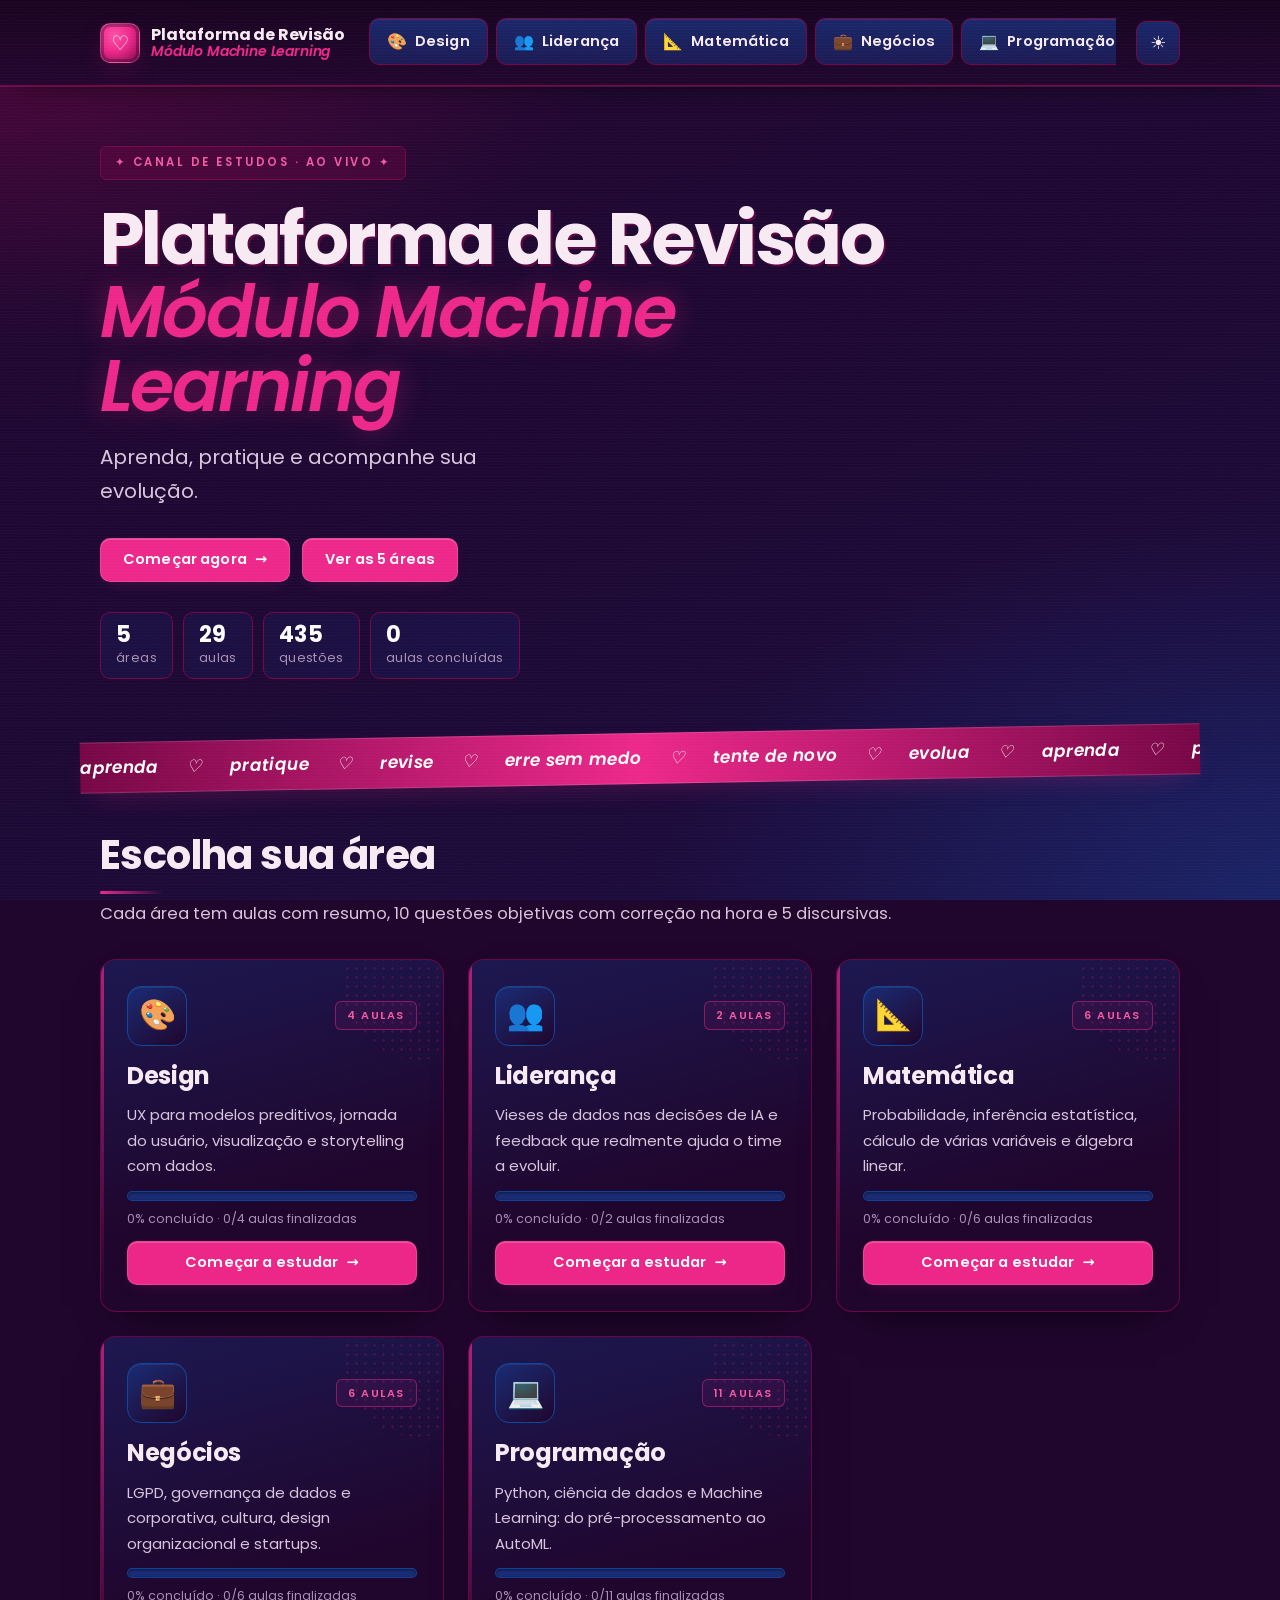
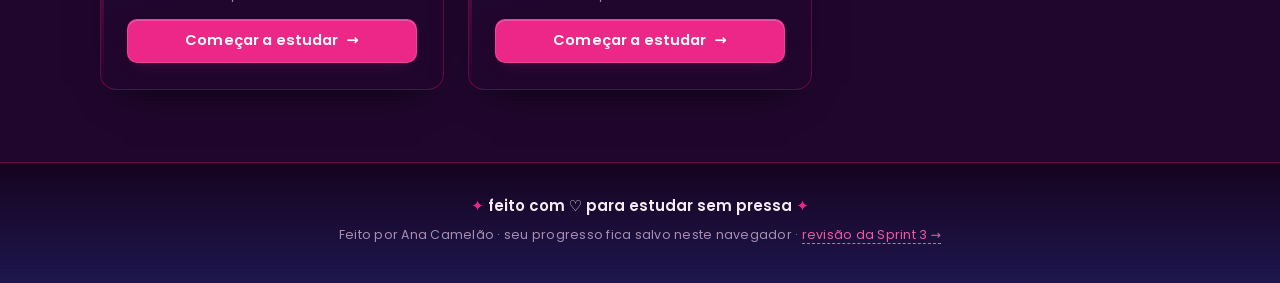
<file: index.html>
<!doctype html>
<html lang="pt-BR" data-theme="dark">
<head>
  <meta charset="utf-8">
  <meta name="viewport" content="width=device-width, initial-scale=1">
  <title>Plataforma de Revisão · Módulo Machine Learning</title>
  <meta name="description" content="Aprenda, pratique e acompanhe sua evolução.">
  <link rel="icon" href="data:image/svg+xml,%3Csvg xmlns='http://www.w3.org/2000/svg' viewBox='0 0 100 100'%3E%3Ccircle cx='50' cy='50' r='48' fill='%23e2456f'/%3E%3Ctext x='50' y='68' font-size='52' text-anchor='middle' fill='%23fff8f2'%3E%E2%99%A1%3C/text%3E%3C/svg%3E">
  <link rel="preconnect" href="https://fonts.googleapis.com">
  <link rel="preconnect" href="https://fonts.gstatic.com" crossorigin>
  <link href="https://fonts.googleapis.com/css2?family=DM+Sans:ital,opsz,wght@0,9..40,400;0,9..40,500;0,9..40,700;1,9..40,400&family=DM+Serif+Display:ital@0;1&family=Space+Mono:wght@400;700&display=swap" rel="stylesheet">
  <link rel="stylesheet" href="css/style.css">
  <script>
    /* aplica o tema salvo antes de desenhar a página (evita "piscar") */
    try { var t = localStorage.getItem("plataforma-tema"); if (t === "light" || t === "dark") document.documentElement.setAttribute("data-theme", t); } catch (e) {}
  </script>
</head>
<body>
  <header class="site-header">
    <div class="header-inner">
      <a class="brand" href="#/" aria-label="Plataforma de Revisão — página inicial">
        <span class="brand-mark" aria-hidden="true">♡</span>
        <span class="brand-text">Plataforma de Revisão <em>Módulo Machine Learning</em></span>
      </a>
      <nav id="cat-nav" class="cat-nav" aria-label="Áreas de estudo"></nav>
      <button type="button" id="theme-toggle" class="theme-toggle" aria-label="Mudar para o tema claro" title="Mudar para o tema claro">
        <span class="theme-icon theme-icon-sun" aria-hidden="true">☀️</span>
        <span class="theme-icon theme-icon-moon" aria-hidden="true">🌙</span>
      </button>
    </div>
  </header>

  <main id="app" tabindex="-1"></main>

  <footer class="site-footer">
    <p><span aria-hidden="true">✦</span> feito com ♡ para estudar sem pressa <span aria-hidden="true">✦</span></p>
    <p class="footer-small">Feito por Ana Camelão · seu progresso fica salvo neste navegador · <a class="footer-link" href="sprint3.html">revisão da Sprint 3 →</a></p>
  </footer>

  <!-- 1. Categorias (ordem da barra de navegação) -->
  <script src="data/categorias.js"></script>

  <!-- 2. Aulas: um arquivo por aula. A ordem das tags define a ordem das aulas. -->
  <script src="data/design/01-ux-modelos-preditivos.js"></script>
  <script src="data/design/02-jornada-e-visualizacao.js"></script>
  <script src="data/design/03-design-visualizacao-dados.js"></script>
  <script src="data/design/04-storytelling-com-dados.js"></script>

  <script src="data/lideranca/01-vieses-de-dados.js"></script>
  <script src="data/lideranca/02-feedback-em-projetos.js"></script>

  <script src="data/matematica/01-distribuicoes-de-probabilidade.js"></script>
  <script src="data/matematica/02-estatistica-indutiva.js"></script>
  <script src="data/matematica/03-funcoes-varias-variaveis.js"></script>
  <script src="data/matematica/04-derivadas-parciais.js"></script>
  <script src="data/matematica/05-integral-multipla.js"></script>
  <script src="data/matematica/06-transformacoes-lineares.js"></script>

  <script src="data/negocios/01-lgpd-politica-de-dados.js"></script>
  <script src="data/negocios/02-gestao-governanca-dados.js"></script>
  <script src="data/negocios/03-governanca-corporativa.js"></script>
  <script src="data/negocios/04-cultura-organizacional.js"></script>
  <script src="data/negocios/05-design-organizacional.js"></script>
  <script src="data/negocios/06-governanca-startups.js"></script>

  <script src="data/programacao/01-introducao-python.js"></script>
  <script src="data/programacao/02-ml-ia-ciencia-de-dados.js"></script>
  <script src="data/programacao/03-pandas-numpy-graficos.js"></script>
  <script src="data/programacao/04-pre-processamento-feature-engineering.js"></script>
  <script src="data/programacao/05-supervisionado-1.js"></script>
  <script src="data/programacao/06-nao-supervisionado.js"></script>
  <script src="data/programacao/07-supervisionado-2.js"></script>
  <script src="data/programacao/08-problemas-comuns-modelagem.js"></script>
  <script src="data/programacao/09-hiperparametros-explicabilidade.js"></script>
  <script src="data/programacao/10-automl-pycaret.js"></script>
  <script src="data/programacao/11-sistemas-de-recomendacao.js"></script>

  <!-- 3. Lógica da interface -->
  <script src="js/app.js"></script>
</body>
</html>
</file>
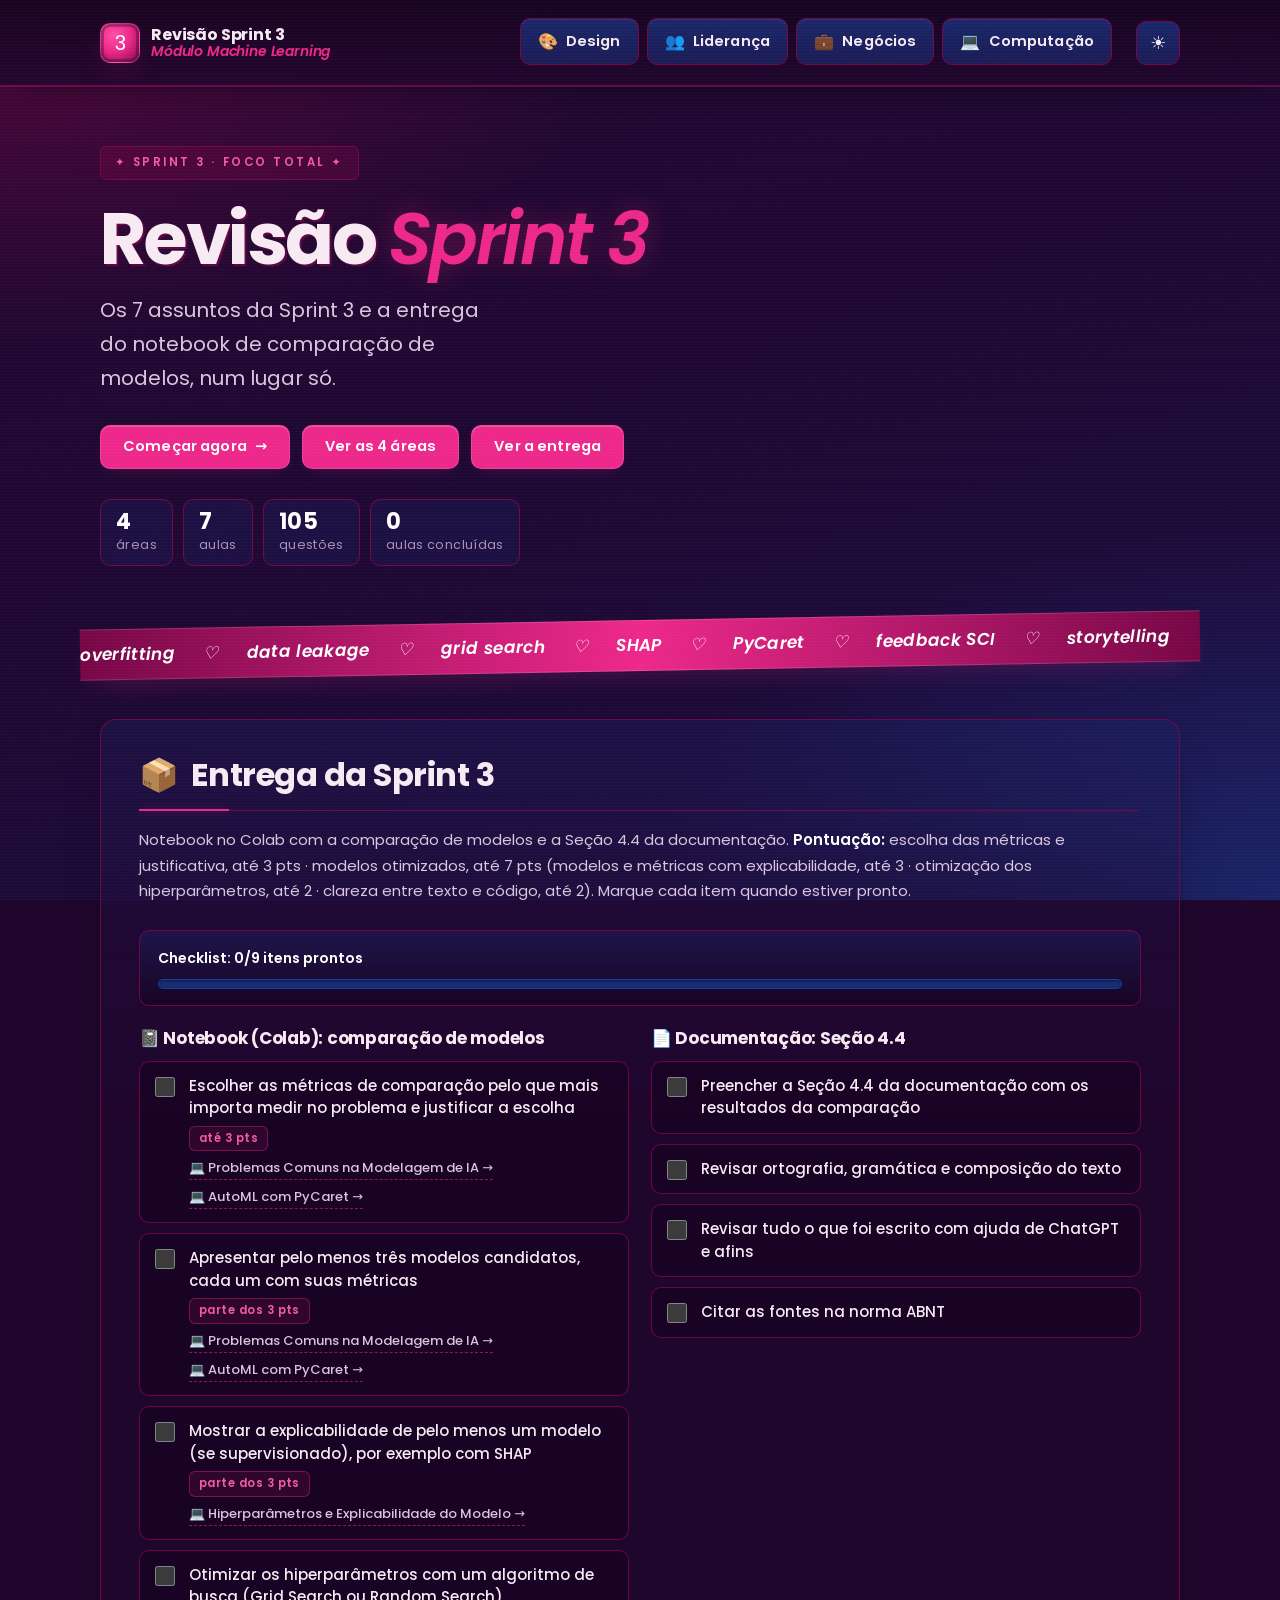
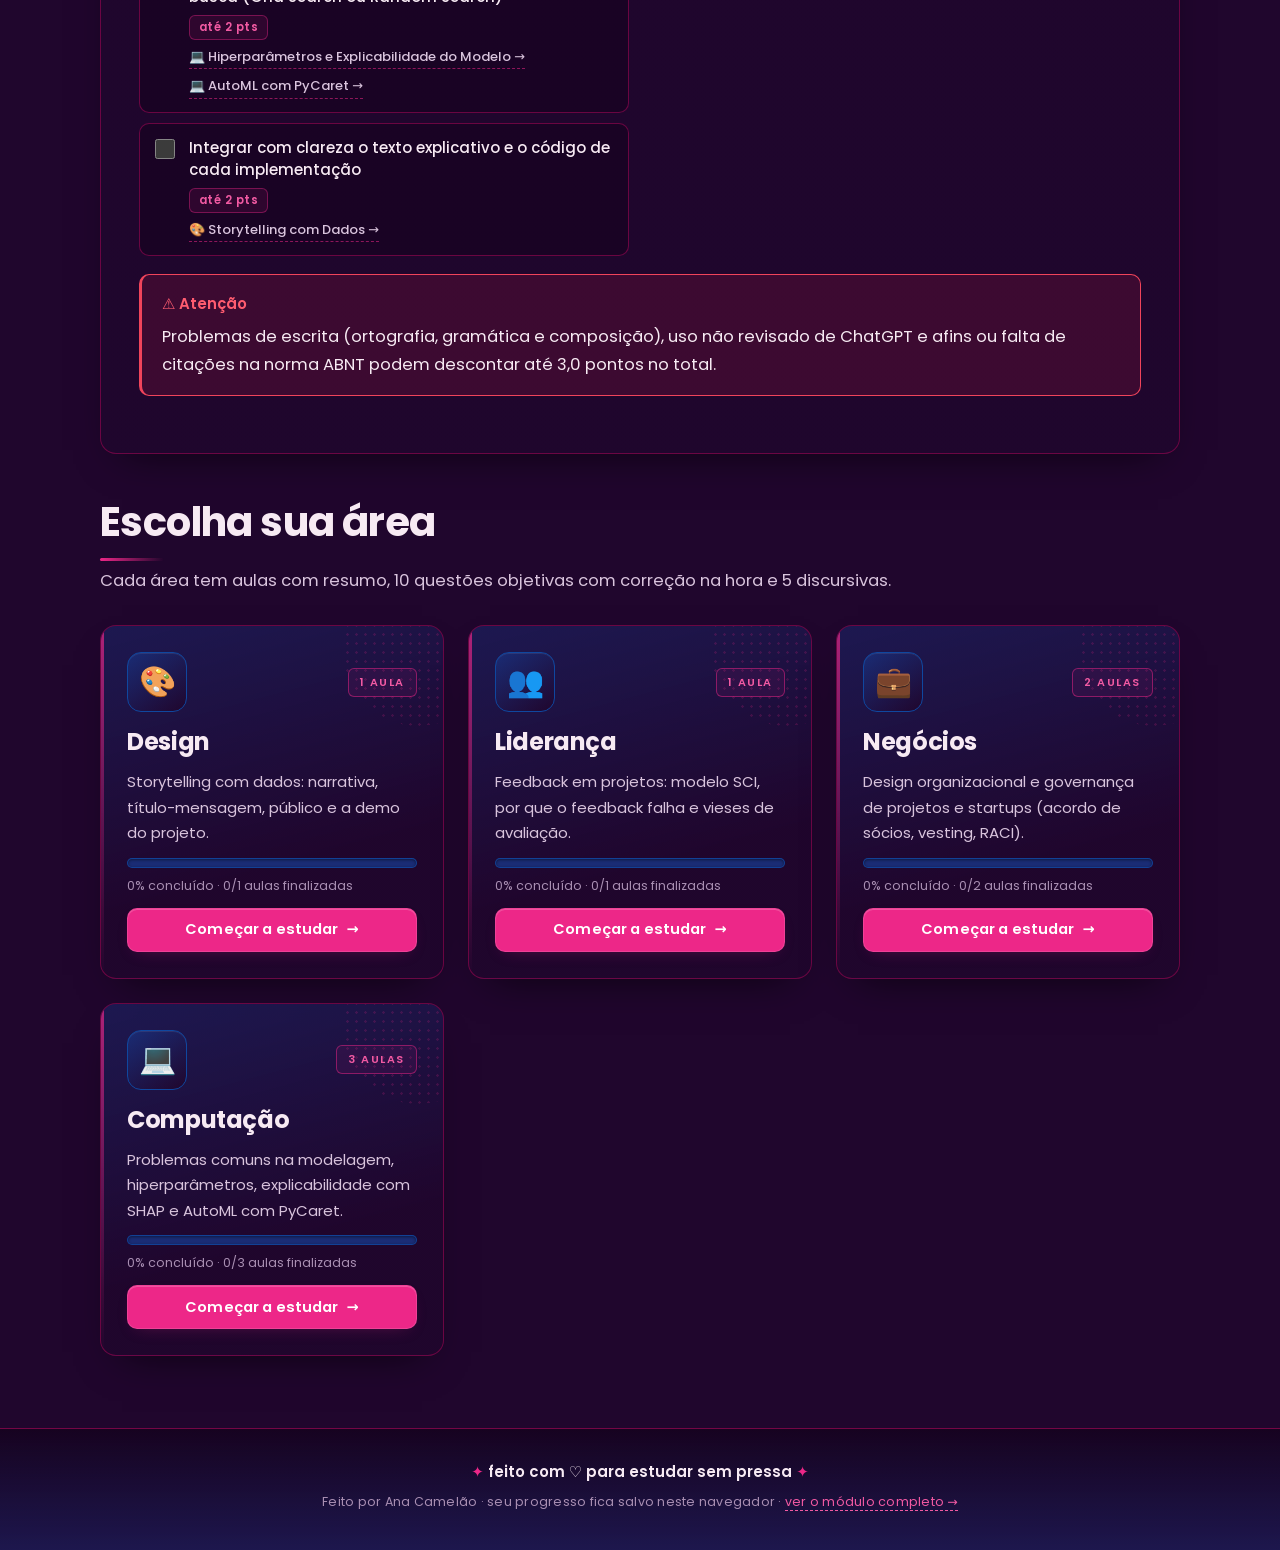
<file: sprint3.html>
<!doctype html>
<html lang="pt-BR" data-theme="dark">
<head>
  <meta charset="utf-8">
  <meta name="viewport" content="width=device-width, initial-scale=1">
  <title>Revisão Sprint 3 · Módulo Machine Learning</title>
  <meta name="description" content="Os assuntos da Sprint 3 e a entrega do notebook de comparação de modelos.">
  <link rel="icon" href="data:image/svg+xml,%3Csvg xmlns='http://www.w3.org/2000/svg' viewBox='0 0 100 100'%3E%3Ccircle cx='50' cy='50' r='48' fill='%23ed2788'/%3E%3Ctext x='50' y='66' font-size='46' font-family='Arial' font-weight='bold' text-anchor='middle' fill='%23fff'%3E3%3C/text%3E%3C/svg%3E">
  <link rel="stylesheet" href="css/style.css">
  <script>
    /* aplica o tema salvo antes de desenhar a página (evita "piscar") */
    try { var t = localStorage.getItem("plataforma-tema"); if (t === "light" || t === "dark") document.documentElement.setAttribute("data-theme", t); } catch (e) {}
  </script>
</head>
<body>
  <header class="site-header">
    <div class="header-inner">
      <a class="brand" href="#/" aria-label="Revisão Sprint 3 — página inicial">
        <span class="brand-mark" aria-hidden="true">3</span>
        <span class="brand-text">Revisão Sprint 3 <em>Módulo Machine Learning</em></span>
      </a>
      <nav id="cat-nav" class="cat-nav" aria-label="Áreas de estudo"></nav>
      <button type="button" id="theme-toggle" class="theme-toggle" aria-label="Mudar para o tema claro" title="Mudar para o tema claro">
        <span class="theme-icon theme-icon-sun" aria-hidden="true">☀️</span>
        <span class="theme-icon theme-icon-moon" aria-hidden="true">🌙</span>
      </button>
    </div>
  </header>

  <main id="app" tabindex="-1"></main>

  <footer class="site-footer">
    <p><span aria-hidden="true">✦</span> feito com ♡ para estudar sem pressa <span aria-hidden="true">✦</span></p>
    <p class="footer-small">Feito por Ana Camelão · seu progresso fica salvo neste navegador · <a class="footer-link" href="index.html">ver o módulo completo →</a></p>
  </footer>

  <!-- Categorias + só as aulas da Sprint 3 (ConteúdosSprint3.pdf) -->
  <script src="data/categorias.js"></script>
  <script src="data/design/04-storytelling-com-dados.js"></script>
  <script src="data/lideranca/02-feedback-em-projetos.js"></script>
  <script src="data/negocios/05-design-organizacional.js"></script>
  <script src="data/negocios/06-governanca-startups.js"></script>
  <script src="data/programacao/08-problemas-comuns-modelagem.js"></script>
  <script src="data/programacao/09-hiperparametros-explicabilidade.js"></script>
  <script src="data/programacao/10-automl-pycaret.js"></script>

  <!-- Configuração desta página -->
  <script>
    (function () {
      // descrições das áreas focadas na Sprint 3
      var desc = {
        design: "Storytelling com dados: narrativa, título-mensagem, público e a demo do projeto.",
        lideranca: "Feedback em projetos: modelo SCI, por que o feedback falha e vieses de avaliação.",
        negocios: "Design organizacional e governança de projetos e startups (acordo de sócios, vesting, RACI).",
        programacao: "Problemas comuns na modelagem, hiperparâmetros, explicabilidade com SHAP e AutoML com PyCaret."
      };
      Plataforma.categorias.forEach(function (c) { if (desc[c.id]) c.descricao = desc[c.id]; });
      Plataforma.categorias.find(function (c) { return c.id === "programacao"; }).nome = "Computação";

      window.PlataformaConfig = {
        nomeSite: "Revisão Sprint 3 · Módulo Machine Learning",
        storageKey: "plataforma-sprint3:v1",
        ocultarAreasVazias: true,
        selo: "✦ sprint 3 · foco total ✦",
        tituloHTML: "Revisão <em>Sprint 3</em>",
        subtitulo: "Os 7 assuntos da Sprint 3 e a entrega do notebook de comparação de modelos, num lugar só.",
        faixa: ["overfitting", "data leakage", "grid search", "SHAP", "PyCaret", "feedback SCI", "storytelling", "vesting"],
        entrega: {
          titulo: "Entrega da Sprint 3",
          descricao: "Notebook no Colab com a comparação de modelos e a Seção 4.4 da documentação. " +
            "<strong>Pontuação:</strong> escolha das métricas e justificativa, até 3 pts · modelos otimizados, até 7 pts " +
            "(modelos e métricas com explicabilidade, até 3 · otimização dos hiperparâmetros, até 2 · clareza entre texto e código, até 2). " +
            "Marque cada item quando estiver pronto.",
          aviso: "Problemas de escrita (ortografia, gramática e composição), uso não revisado de ChatGPT e afins ou falta de citações na norma ABNT podem descontar até 3,0 pontos no total.",
          grupos: [
            {
              titulo: "📓 Notebook (Colab): comparação de modelos",
              itens: [
                { id: "metricas", texto: "Escolher as métricas de comparação pelo que mais importa medir no problema e justificar a escolha", pontos: "até 3 pts",
                  aulas: [{ cat: "programacao", aula: "problemas-comuns-modelagem" }, { cat: "programacao", aula: "automl-pycaret" }] },
                { id: "modelos", texto: "Apresentar pelo menos três modelos candidatos, cada um com suas métricas", pontos: "parte dos 3 pts",
                  aulas: [{ cat: "programacao", aula: "problemas-comuns-modelagem" }, { cat: "programacao", aula: "automl-pycaret" }] },
                { id: "explicabilidade", texto: "Mostrar a explicabilidade de pelo menos um modelo (se supervisionado), por exemplo com SHAP", pontos: "parte dos 3 pts",
                  aulas: [{ cat: "programacao", aula: "hiperparametros-explicabilidade" }] },
                { id: "tuning", texto: "Otimizar os hiperparâmetros com um algoritmo de busca (Grid Search ou Random Search)", pontos: "até 2 pts",
                  aulas: [{ cat: "programacao", aula: "hiperparametros-explicabilidade" }, { cat: "programacao", aula: "automl-pycaret" }] },
                { id: "clareza", texto: "Integrar com clareza o texto explicativo e o código de cada implementação", pontos: "até 2 pts",
                  aulas: [{ cat: "design", aula: "storytelling-com-dados" }] }
              ]
            },
            {
              titulo: "📄 Documentação: Seção 4.4",
              itens: [
                { id: "secao44", texto: "Preencher a Seção 4.4 da documentação com os resultados da comparação" },
                { id: "escrita", texto: "Revisar ortografia, gramática e composição do texto" },
                { id: "ia", texto: "Revisar tudo o que foi escrito com ajuda de ChatGPT e afins" },
                { id: "abnt", texto: "Citar as fontes na norma ABNT" }
              ]
            }
          ]
        }
      };
    })();
  </script>

  <!-- Lógica da interface (a mesma do site completo) -->
  <script src="js/app.js"></script>
</body>
</html>
</file>
<file: css/style.css>
/* =========================================================
   Minha Plataforma de Estudos — tema inspirado em TV Girl
   anos 90 · vintage · analógico · magenta sobre roxo-noite
   Paleta: #ed2788 · #740645 · #0f479f · #1a2c75 · #20062d
   ========================================================= */

@import url("https://fonts.googleapis.com/css2?family=Poppins:ital,wght@0,400;0,500;0,600;0,700;1,500;1,600;1,700&display=swap");

:root {
  /* paleta principal */
  --magenta: #ed2788;
  --wine: #740645;
  --blue: #0f479f;
  --navy: #1a2c75;
  --night: #20062d;

  /* derivados (tons da própria paleta) */
  --magenta-soft: #f25aa3;
  --magenta-glow: rgba(237, 39, 136, .35);
  --night-deep: #16031f;
  --surface: rgba(26, 44, 117, .22);
  --surface-solid: #241046;
  --surface-2: rgba(116, 6, 69, .28);
  --line: rgba(116, 6, 69, .9);
  --line-soft: rgba(237, 39, 136, .16);

  /* texto */
  --text: #f7eaf3;
  --text-2: #d9c4dd;
  --muted: #a98fb3;

  /* feedback (verde/vermelho mantidos, ajustados ao fundo escuro) */
  --ok: #3fd18b;
  --ok-bg: rgba(31, 170, 100, .14);
  --ok-line: #2fb877;
  --bad: #ff5c70;
  --bad-bg: rgba(229, 45, 70, .14);
  --bad-line: #f0445b;
  --warn: #ffb35c;

  --radius: 16px;
  --radius-sm: 10px;
  --shadow: 0 18px 40px -22px rgba(0, 0, 0, .75);
  --shadow-sm: 0 8px 22px -14px rgba(0, 0, 0, .8);
  --glow: 0 10px 30px -10px var(--magenta-glow);

  --font: "Poppins", system-ui, -apple-system, "Segoe UI", sans-serif;
  --font-mono: "Space Mono", ui-monospace, Consolas, monospace;

  --header-h: 128px;
  --maxw: 1120px;
}

*, *::before, *::after { box-sizing: border-box; }

html { scroll-behavior: smooth; -webkit-text-size-adjust: 100%; scrollbar-color: var(--wine) var(--night-deep); }

body {
  margin: 0;
  font-family: var(--font);
  font-weight: 400;
  font-size: 16.5px;
  line-height: 1.7;
  color: var(--text);
  background-color: var(--night);
  background-image:
    radial-gradient(1.2px 1.2px at 12% 18%, rgba(237, 39, 136, .55), transparent 60%),
    radial-gradient(1px 1px at 78% 9%, rgba(247, 234, 243, .45), transparent 60%),
    radial-gradient(1.2px 1.2px at 64% 72%, rgba(237, 39, 136, .4), transparent 60%),
    radial-gradient(1px 1px at 30% 88%, rgba(247, 234, 243, .35), transparent 60%),
    radial-gradient(1px 1px at 92% 52%, rgba(247, 234, 243, .3), transparent 60%),
    radial-gradient(ellipse 70% 55% at 0% 0%, rgba(116, 6, 69, .55), transparent 70%),
    radial-gradient(ellipse 70% 60% at 100% 100%, rgba(26, 44, 117, .7), transparent 70%),
    linear-gradient(160deg, #20062d 0%, #1d0833 55%, #1a0c3f 100%);
  background-attachment: fixed;
  min-height: 100vh;
  display: flex;
  flex-direction: column;
  overflow-x: hidden;
}

/* linhas de varredura de TV (bem sutis) */
body::before {
  content: "";
  position: fixed;
  inset: 0;
  pointer-events: none;
  z-index: 99;
  background: repeating-linear-gradient(0deg, rgba(255, 255, 255, .018) 0 1px, transparent 1px 3px);
}

/* grão de filme / impressão antiga */
body::after {
  content: "";
  position: fixed;
  inset: 0;
  pointer-events: none;
  z-index: 100;
  opacity: .09;
  mix-blend-mode: overlay;
  background-image: url("data:image/svg+xml,%3Csvg xmlns='http://www.w3.org/2000/svg' width='160' height='160'%3E%3Cfilter id='n'%3E%3CfeTurbulence type='fractalNoise' baseFrequency='.85' numOctaves='3' stitchTiles='stitch'/%3E%3C/filter%3E%3Crect width='100%25' height='100%25' filter='url(%23n)'/%3E%3C/svg%3E");
}

img, svg { max-width: 100%; }
a { color: inherit; }
button { font: inherit; color: inherit; }
::selection { background: var(--magenta); color: #fff; }

:focus-visible {
  outline: 2px solid var(--magenta);
  outline-offset: 3px;
  border-radius: 8px;
}

h1, h2, h3, h4 {
  font-family: var(--font);
  font-weight: 700;
  line-height: 1.2;
  margin: 0 0 .5em;
  letter-spacing: -.015em;
  color: var(--text);
}

p { margin: 0 0 1em; }
strong, b { font-weight: 600; color: #fff; }

code {
  font-family: var(--font-mono);
  font-size: .84em;
  color: #ffc4e1;
  background: rgba(237, 39, 136, .1);
  border: 1px solid rgba(237, 39, 136, .28);
  padding: .08em .38em;
  border-radius: 6px;
  word-break: break-word;
}

::-webkit-scrollbar { width: 10px; height: 10px; }
::-webkit-scrollbar-track { background: var(--night-deep); }
::-webkit-scrollbar-thumb { background: var(--wine); border-radius: 10px; border: 2px solid var(--night-deep); }
::-webkit-scrollbar-thumb:hover { background: var(--magenta); }

/* ============ Cabeçalho + barra de categorias ============ */

.site-header {
  position: sticky;
  top: 0;
  z-index: 50;
  background: linear-gradient(180deg, rgba(22, 3, 31, .96), rgba(32, 6, 45, .9));
  backdrop-filter: blur(12px);
  -webkit-backdrop-filter: blur(12px);
  border-bottom: 1px solid var(--wine);
  box-shadow: 0 1px 0 rgba(237, 39, 136, .25), 0 12px 30px -20px rgba(0, 0, 0, .9);
}

.header-inner {
  max-width: var(--maxw);
  margin: 0 auto;
  padding: 12px 20px;
  display: flex;
  align-items: center;
  gap: 20px;
}

.brand {
  display: flex;
  align-items: center;
  gap: 11px;
  text-decoration: none;
  flex-shrink: 0;
}

.brand-mark {
  width: 40px; height: 40px;
  display: grid; place-items: center;
  border-radius: 10px;
  background: radial-gradient(circle at 35% 30%, #ff4fa3, var(--magenta) 45%, var(--wine) 100%);
  color: #fff;
  font-size: 20px;
  border: 1px solid rgba(255, 255, 255, .15);
  box-shadow: var(--glow), inset 0 0 0 3px rgba(32, 6, 45, .35);
  transition: transform .3s ease, box-shadow .3s ease;
}
.brand:hover .brand-mark { transform: rotate(-8deg) scale(1.05); box-shadow: 0 10px 34px -6px var(--magenta-glow); }

.brand-text {
  font-weight: 700;
  font-size: 16px;
  line-height: 1.1;
  letter-spacing: -.01em;
}
.brand-text em {
  display: block;
  color: var(--magenta);
  font-style: italic;
  font-weight: 600;
  font-size: 14px;
}

.cat-nav {
  position: relative;
  display: flex;
  gap: 8px;
  margin-left: auto;
  overflow-x: auto;
  scrollbar-width: none;
  scroll-snap-type: x proximity;
  padding: 6px 4px 8px;
}
.cat-nav::-webkit-scrollbar { display: none; }

.cat-link {
  display: inline-flex;
  align-items: center;
  gap: 8px;
  min-height: 44px;
  padding: 9px 17px;
  border-radius: 10px;
  border: 1px solid var(--wine);
  background: linear-gradient(180deg, rgba(26, 44, 117, .85), rgba(26, 44, 117, .55));
  color: var(--text);
  text-decoration: none;
  font-weight: 600;
  font-size: 14.5px;
  letter-spacing: .01em;
  white-space: nowrap;
  scroll-snap-align: center;
  box-shadow: inset 0 1px 0 rgba(255, 255, 255, .06);
  transition: transform .2s ease, box-shadow .2s ease, border-color .2s ease, background .2s ease;
}
.cat-link:hover {
  transform: translateY(-2px);
  border-color: var(--magenta);
  background: linear-gradient(180deg, rgba(15, 71, 159, .9), rgba(26, 44, 117, .8));
  box-shadow: 0 8px 20px -10px var(--magenta-glow), inset 0 1px 0 rgba(255, 255, 255, .08);
}
.cat-link:active { transform: translateY(0); }
.cat-link.is-active {
  background: var(--magenta);
  border-color: var(--magenta);
  color: #fff;
  box-shadow: 0 8px 24px -8px var(--magenta-glow), inset 0 1px 0 rgba(255, 255, 255, .25);
}
.cat-link-icon { font-size: 16px; }

/* ============ Estrutura geral ============ */

main {
  flex: 1;
  width: 100%;
  max-width: var(--maxw);
  margin: 0 auto;
  padding: 36px 20px 72px;
  outline: none;
  position: relative;
  z-index: 1;
}
main:focus, main:focus-visible { outline: none; }

.view { animation: fadeUp .5s ease both; }

@keyframes fadeUp {
  from { opacity: 0; transform: translateY(12px); }
  to { opacity: 1; transform: none; }
}

.site-footer {
  position: relative;
  z-index: 1;
  text-align: center;
  padding: 30px 20px 38px;
  border-top: 1px solid var(--wine);
  background: linear-gradient(180deg, rgba(22, 3, 31, .9), rgba(26, 44, 117, .45));
  font-weight: 600;
  font-size: 15px;
  color: var(--text);
}
.site-footer p { margin: 0; }
.site-footer span[aria-hidden] { color: var(--magenta); }
.footer-small { font-weight: 400; font-size: 12.5px; color: var(--muted); margin-top: 6px !important; letter-spacing: .02em; }

/* ============ Botões ============ */

.btn {
  display: inline-flex;
  align-items: center;
  justify-content: center;
  gap: 8px;
  min-height: 44px;
  padding: 11px 22px;
  border-radius: 10px;
  border: 1px solid rgba(255, 255, 255, .12);
  background: var(--magenta);
  color: #fff;
  font-family: var(--font);
  font-weight: 600;
  font-size: 14.5px;
  letter-spacing: .01em;
  text-decoration: none;
  cursor: pointer;
  box-shadow: 0 6px 18px -10px var(--magenta-glow), inset 0 1px 0 rgba(255, 255, 255, .2);
  transition: transform .2s ease, box-shadow .2s ease, filter .2s ease;
  line-height: 1.2;
  text-align: center;
}
.btn:hover {
  transform: translateY(-2px);
  filter: brightness(1.1);
  box-shadow: 0 12px 28px -10px rgba(237, 39, 136, .55), inset 0 1px 0 rgba(255, 255, 255, .25);
}
.btn:active { transform: translateY(0); filter: brightness(.96); }

.btn-primary, .btn-soft, .btn-sky, .btn-ghost { background: var(--magenta); color: #fff; }
.btn-block { width: 100%; }

.btn.is-disabled, .btn:disabled {
  opacity: .32;
  cursor: not-allowed;
  pointer-events: none;
  box-shadow: none;
  transform: none;
  filter: grayscale(.3);
}

/* ============ Barras de progresso ============ */

.bar {
  height: 10px;
  border-radius: 999px;
  background: var(--navy);
  border: 1px solid rgba(15, 71, 159, .8);
  box-shadow: inset 0 1px 3px rgba(0, 0, 0, .45);
  overflow: hidden;
}
.bar > span {
  display: block;
  height: 100%;
  width: 0;
  background: linear-gradient(90deg, var(--wine), var(--magenta) 60%, #ff5aa8);
  border-radius: 999px;
  box-shadow: 0 0 12px rgba(237, 39, 136, .6);
  transition: width .6s cubic-bezier(.2, .8, .2, 1);
}
.bar-lg { height: 12px; }

/* ============ Página inicial ============ */

.hero {
  display: grid;
  grid-template-columns: 1fr;
  gap: 24px;
  max-width: 820px;
  align-items: center;
  padding: 24px 0 40px;
}

.sticker {
  display: inline-block;
  font-size: 11.5px;
  font-weight: 600;
  letter-spacing: .22em;
  text-transform: uppercase;
  color: var(--magenta-soft);
  background: rgba(116, 6, 69, .35);
  border: 1px solid var(--wine);
  border-radius: 6px;
  padding: 6px 14px;
  margin-bottom: 22px;
}

.hero h1 {
  font-size: clamp(40px, 6.6vw, 72px);
  line-height: 1.02;
  letter-spacing: -.035em;
  margin-bottom: 18px;
  text-shadow: 2px 2px 0 rgba(116, 6, 69, .7);
}
.hero h1 em {
  color: var(--magenta);
  font-style: italic;
  font-weight: 600;
  text-shadow: 0 0 28px rgba(237, 39, 136, .35);
}

.hero .subtitle {
  font-size: clamp(17px, 2vw, 20px);
  color: var(--text-2);
  max-width: 34ch;
  margin-bottom: 30px;
}

.hero-actions { display: flex; flex-wrap: wrap; gap: 12px; margin-bottom: 30px; }

.hero-stats { display: flex; flex-wrap: wrap; gap: 10px; }
.hero-stat {
  background: var(--surface);
  border: 1px solid var(--wine);
  border-radius: var(--radius-sm);
  padding: 9px 15px;
  font-size: 12.5px;
  color: var(--muted);
  letter-spacing: .03em;
}
.hero-stat strong { font-size: 22px; font-weight: 700; color: #fff; display: block; line-height: 1.15; }

.marquee {
  overflow: hidden;
  border-block: 1px solid rgba(255, 255, 255, .15);
  background: linear-gradient(90deg, var(--wine), var(--magenta) 50%, var(--wine));
  color: #fff;
  margin: 14px -20px 48px;
  transform: rotate(-1deg);
  box-shadow: 0 10px 30px -14px var(--magenta-glow);
}
.marquee-track {
  display: flex;
  width: max-content;
  gap: 28px;
  padding: 10px 0;
  font-size: 17px;
  font-weight: 600;
  font-style: italic;
  letter-spacing: .02em;
  white-space: nowrap;
  animation: marquee 34s linear infinite;
}
@keyframes marquee { to { transform: translateX(-50%); } }

.section-title {
  font-size: clamp(28px, 4vw, 40px);
  margin-bottom: 6px;
}
.section-title::after {
  content: "";
  display: block;
  width: 64px; height: 3px;
  margin-top: 12px;
  background: linear-gradient(90deg, var(--magenta), transparent);
  border-radius: 3px;
}
.section-lead { color: var(--text-2); margin-bottom: 30px; }

.cat-grid {
  display: grid;
  grid-template-columns: repeat(auto-fill, minmax(290px, 1fr));
  gap: 24px;
}

.cat-card {
  position: relative;
  display: flex;
  flex-direction: column;
  gap: 12px;
  background: linear-gradient(165deg, rgba(26, 44, 117, .5) 0%, rgba(32, 6, 45, .92) 65%);
  border: 1px solid var(--line);
  border-radius: var(--radius);
  padding: 26px;
  box-shadow: var(--shadow);
  transition: transform .25s ease, box-shadow .25s ease, border-color .25s ease;
  overflow: hidden;
}
.cat-card::before {
  content: "";
  position: absolute;
  top: -50px; right: -50px;
  width: 150px; height: 150px;
  border-radius: 50%;
  background: radial-gradient(rgba(237, 39, 136, .5) 1px, transparent 1.5px);
  background-size: 9px 9px;
  opacity: .35;
}
.cat-card::after {
  content: "";
  position: absolute;
  left: 0; top: 0; bottom: 0;
  width: 3px;
  background: linear-gradient(var(--magenta), transparent);
  opacity: .7;
}
.cat-card:hover {
  transform: translateY(-5px);
  border-color: var(--magenta);
  box-shadow: 0 26px 50px -24px rgba(0, 0, 0, .9), 0 0 0 1px rgba(237, 39, 136, .25), var(--glow);
}

.cat-card-top { display: flex; align-items: center; justify-content: space-between; position: relative; }
.cat-card-icon {
  font-size: 30px;
  width: 60px; height: 60px;
  display: grid; place-items: center;
  border-radius: 14px;
  border: 1px solid var(--blue);
  background: linear-gradient(145deg, var(--navy), var(--night));
  box-shadow: inset 0 1px 0 rgba(255, 255, 255, .08);
}
.cat-card-count {
  font-size: 11px;
  font-weight: 600;
  text-transform: uppercase;
  letter-spacing: .14em;
  padding: 4px 11px;
  border: 1px solid rgba(237, 39, 136, .5);
  border-radius: 6px;
  color: var(--magenta-soft);
  background: rgba(237, 39, 136, .08);
}
.cat-card h3 { font-size: 24px; margin: 4px 0 0; }
.cat-card p { color: var(--text-2); margin: 0; flex: 1; font-size: 15px; }
.mini-progress small { display: block; font-size: 12.5px; color: var(--muted); margin-top: 7px; }

/* ============ Página da categoria ============ */

.crumbs {
  font-size: 13.5px;
  color: var(--muted);
  margin-bottom: 18px;
  display: flex;
  flex-wrap: wrap;
  gap: 6px;
  align-items: center;
}
.crumbs a { color: var(--text-2); text-decoration: none; border-bottom: 1px dashed rgba(237, 39, 136, .6); transition: color .2s ease; }
.crumbs a:hover { color: var(--magenta-soft); }
.crumbs span[aria-hidden] { color: var(--wine); }

.cat-hero {
  display: flex;
  gap: 26px;
  align-items: center;
  background: linear-gradient(120deg, rgba(116, 6, 69, .55) 0%, rgba(32, 6, 45, .85) 55%, rgba(26, 44, 117, .6) 100%);
  border: 1px solid var(--line);
  border-radius: var(--radius);
  padding: 30px;
  box-shadow: var(--shadow);
  margin-bottom: 32px;
  position: relative;
  overflow: hidden;
}
.cat-hero::after {
  content: "";
  position: absolute;
  right: -70px; bottom: -90px;
  width: 260px; height: 260px;
  border-radius: 50%;
  background: radial-gradient(rgba(237, 39, 136, .55) 1.2px, transparent 1.7px);
  background-size: 11px 11px;
  opacity: .45;
}
.cat-hero-icon {
  font-size: 46px;
  width: 92px; height: 92px;
  display: grid; place-items: center;
  border-radius: 20px;
  border: 1px solid var(--blue);
  background: linear-gradient(145deg, var(--navy), var(--night));
  flex-shrink: 0;
  box-shadow: var(--glow), inset 0 1px 0 rgba(255, 255, 255, .08);
}
.cat-hero h1 { font-size: clamp(30px, 4.6vw, 46px); margin-bottom: 6px; }
.cat-hero p { color: var(--text-2); margin-bottom: 14px; max-width: 60ch; }
.cat-hero-body { flex: 1; position: relative; z-index: 1; min-width: 0; }
.cat-hero-progress { display: flex; align-items: center; gap: 12px; font-size: 13.5px; color: var(--text-2); }
.cat-hero-progress .bar { flex: 1; max-width: 320px; }

.lesson-list { display: grid; gap: 16px; }

.lesson-card {
  position: relative;
  display: grid;
  grid-template-columns: auto 1fr auto;
  gap: 22px;
  align-items: center;
  background: linear-gradient(100deg, rgba(26, 44, 117, .38), rgba(32, 6, 45, .9) 70%);
  border: 1px solid var(--line);
  border-radius: var(--radius);
  padding: 22px 26px;
  text-decoration: none;
  box-shadow: var(--shadow-sm);
  transition: transform .22s ease, box-shadow .22s ease, border-color .22s ease;
  overflow: hidden;
}
.lesson-card::before {
  content: "";
  position: absolute;
  left: 0; top: 18%; bottom: 18%;
  width: 3px;
  border-radius: 0 3px 3px 0;
  background: var(--magenta);
  opacity: .45;
  transition: opacity .22s ease, top .22s ease, bottom .22s ease;
}
.lesson-card:hover {
  transform: translateY(-3px);
  border-color: var(--magenta);
  box-shadow: 0 20px 40px -22px rgba(0, 0, 0, .9), var(--glow);
}
.lesson-card:hover::before { opacity: 1; top: 0; bottom: 0; }
.lesson-card:active { transform: translateY(0); }

.lesson-num {
  font-size: 11px;
  font-weight: 600;
  letter-spacing: .14em;
  text-transform: uppercase;
  text-align: center;
  line-height: 1;
  width: 70px; height: 70px;
  display: flex; flex-direction: column; align-items: center; justify-content: center;
  gap: 3px;
  border-radius: 14px;
  border: 1px solid var(--wine);
  background: linear-gradient(145deg, rgba(116, 6, 69, .7), rgba(32, 6, 45, .9));
  color: var(--magenta-soft);
}
.lesson-num b { font-size: 26px; font-weight: 700; letter-spacing: -.02em; display: block; color: #fff; }
.lesson-card.is-done .lesson-num { background: linear-gradient(145deg, rgba(31, 170, 100, .3), rgba(32, 6, 45, .9)); border-color: var(--ok-line); color: var(--ok); }

.lesson-body { min-width: 0; }
.lesson-body h3 { font-size: 19px; font-weight: 600; margin-bottom: 4px; }
.lesson-body p { color: var(--text-2); margin-bottom: 10px; font-size: 14.5px; overflow-wrap: anywhere; }
.lesson-meta { display: flex; flex-wrap: wrap; gap: 6px 16px; font-size: 12.5px; color: var(--muted); margin-bottom: 10px; }
.lesson-body .bar { height: 6px; max-width: 360px; }

.lesson-side { display: flex; flex-direction: column; align-items: flex-end; gap: 10px; }
.status {
  font-size: 11.5px;
  font-weight: 600;
  letter-spacing: .03em;
  padding: 5px 12px;
  border-radius: 6px;
  border: 1px solid var(--wine);
  white-space: nowrap;
}
.status-idle { background: transparent; color: var(--muted); }
.status-doing { background: rgba(15, 71, 159, .35); border-color: var(--blue); color: #cfe0ff; }
.status-done { background: var(--ok-bg); color: var(--ok); border-color: var(--ok-line); }
.lesson-go {
  width: 40px; height: 40px;
  display: grid; place-items: center;
  border-radius: 10px;
  background: var(--magenta);
  color: #fff;
  font-size: 18px;
  box-shadow: 0 6px 16px -8px var(--magenta-glow);
  transition: transform .22s ease;
}
.lesson-card:hover .lesson-go { transform: translateX(4px); }

/* ============ Página da aula ============ */

.lesson-hero {
  background:
    radial-gradient(ellipse at 100% 0%, rgba(237, 39, 136, .35), transparent 55%),
    linear-gradient(125deg, var(--wine) 0%, #3b0540 45%, var(--night) 75%, var(--navy) 100%);
  color: #fff;
  border: 1px solid rgba(237, 39, 136, .45);
  border-radius: var(--radius);
  padding: 36px 34px 32px;
  box-shadow: var(--shadow), 0 0 50px -25px var(--magenta-glow);
  margin-bottom: 22px;
  position: relative;
  overflow: hidden;
}
.lesson-hero::before {
  content: "";
  position: absolute; inset: 0;
  background-image: radial-gradient(rgba(255, 255, 255, .14) 1px, transparent 1.5px);
  background-size: 12px 12px;
  -webkit-mask-image: linear-gradient(115deg, transparent 50%, #000 100%);
  mask-image: linear-gradient(115deg, transparent 50%, #000 100%);
}
.lesson-hero::after {
  content: "";
  position: absolute; inset: 0;
  background: repeating-linear-gradient(0deg, rgba(0, 0, 0, .08) 0 1px, transparent 1px 3px);
  pointer-events: none;
}
.lesson-hero > * { position: relative; z-index: 1; }
.kicker {
  display: inline-block;
  font-size: 11px;
  font-weight: 600;
  letter-spacing: .18em;
  text-transform: uppercase;
  background: rgba(32, 6, 45, .55);
  color: var(--magenta-soft);
  border: 1px solid rgba(237, 39, 136, .5);
  border-radius: 6px;
  padding: 5px 12px;
  margin-bottom: 16px;
}
.lesson-hero h1 { font-size: clamp(28px, 4.6vw, 44px); margin-bottom: 10px; color: #fff; }
.lesson-hero p { font-size: 16.5px; color: var(--text-2); max-width: 62ch; margin-bottom: 14px; }
.lesson-hero .lesson-meta { color: var(--text-2); margin: 0; }

.lesson-nav {
  display: grid;
  grid-template-columns: 1fr auto 1fr;
  gap: 12px;
  margin: 22px 0;
  align-items: center;
}
.lesson-nav > :first-child { justify-self: start; }
.lesson-nav > :last-child { justify-self: end; }

/* caixa de progresso (fica no fim da aula, na seção de desempenho) */
.progress-box {
  background: linear-gradient(180deg, rgba(26, 44, 117, .35), rgba(22, 3, 31, .7));
  border: 1px solid var(--wine);
  border-radius: var(--radius-sm);
  padding: 16px 18px;
  margin-bottom: 22px;
}
.progress-row {
  display: flex;
  justify-content: space-between;
  align-items: center;
  gap: 12px;
  flex-wrap: wrap;
  margin-bottom: 9px;
  font-size: 14px;
}
.progress-row strong { font-weight: 600; }
.progress-counters { display: flex; gap: 8px; font-size: 12.5px; font-weight: 600; }
.pc { padding: 2px 10px; border-radius: 6px; border: 1px solid; }
.pc-ok { color: var(--ok); background: var(--ok-bg); border-color: var(--ok-line); }
.pc-bad { color: var(--bad); background: var(--bad-bg); border-color: var(--bad-line); }
.pc-pct { color: #fff; background: rgba(237, 39, 136, .2); border-color: var(--magenta); }

.jump { display: flex; gap: 6px; margin-top: 11px; overflow-x: auto; scrollbar-width: none; }
.jump::-webkit-scrollbar { display: none; }
.jump button {
  flex-shrink: 0;
  font-size: 12.5px;
  font-weight: 600;
  padding: 6px 13px;
  border-radius: 8px;
  border: 1px solid var(--navy);
  background: rgba(26, 44, 117, .45);
  color: var(--text-2);
  cursor: pointer;
  transition: background .2s ease, border-color .2s ease, color .2s ease;
}
.jump button:hover { border-color: var(--magenta); color: #fff; }
.jump button.is-current { background: var(--magenta); border-color: var(--magenta); color: #fff; }

.panel {
  background: linear-gradient(180deg, rgba(26, 44, 117, .22), rgba(32, 6, 45, .82) 30%);
  border: 1px solid var(--line);
  border-radius: var(--radius);
  padding: 36px 38px;
  margin-bottom: 30px;
  box-shadow: var(--shadow);
  scroll-margin-top: calc(var(--header-h) + 20px);
  min-width: 0;
}
.section-head {
  display: flex;
  align-items: center;
  gap: 12px;
  font-size: clamp(24px, 3.2vw, 32px);
  padding-bottom: 16px;
  margin-bottom: 24px;
  border-bottom: 1px solid var(--wine);
  position: relative;
}
.section-head::after {
  content: "";
  position: absolute;
  left: 0; bottom: -1px;
  width: 90px; height: 2px;
  background: var(--magenta);
  box-shadow: 0 0 10px var(--magenta-glow);
}
.section-sub { color: var(--text-2); margin-top: -8px; margin-bottom: 26px; font-size: 15px; }

/* ----- Blocos do resumo ----- */
.resumo { max-width: 76ch; min-width: 0; color: var(--text); }
.resumo .r-h2 {
  font-size: 24px;
  font-weight: 700;
  margin: 40px 0 14px;
  display: flex;
  align-items: baseline;
  gap: 10px;
}
.resumo .r-h2::before { content: "✦"; color: var(--magenta); font-size: 15px; }
.resumo > .r-h2:first-child { margin-top: 0; }
.resumo .r-h3 { font-weight: 600; font-size: 17px; margin: 26px 0 8px; color: var(--magenta-soft); }
.resumo ul, .resumo ol { padding-left: 1.3em; margin: 0 0 1.1em; }
.resumo li { margin-bottom: .45em; }
.resumo li::marker { color: var(--magenta); }

.r-steps { list-style: none; padding: 0 !important; counter-reset: passo; }
.r-steps li {
  counter-increment: passo;
  position: relative;
  padding: 11px 15px 11px 56px;
  margin-bottom: 10px !important;
  background: rgba(26, 44, 117, .3);
  border-radius: var(--radius-sm);
  border: 1px solid rgba(15, 71, 159, .55);
}
.r-steps li::before {
  content: counter(passo);
  position: absolute;
  left: 13px; top: 10px;
  width: 30px; height: 30px;
  display: grid; place-items: center;
  border-radius: 8px;
  background: var(--magenta);
  color: #fff;
  font-weight: 700;
  font-size: 13.5px;
  box-shadow: 0 4px 12px -6px var(--magenta-glow);
}

.r-formula {
  background: linear-gradient(135deg, var(--navy), var(--night-deep));
  color: #fff;
  border: 1px solid var(--blue);
  border-left: 3px solid var(--magenta);
  border-radius: var(--radius-sm);
  padding: 16px 20px;
  margin: 0 0 1.2em;
  text-align: center;
  box-shadow: var(--shadow-sm);
}
.r-formula-label { display: block; font-size: 10.5px; font-weight: 600; letter-spacing: .2em; text-transform: uppercase; color: var(--magenta-soft); margin-bottom: 6px; }
.r-formula-expr { font-size: 20px; font-weight: 500; line-height: 1.5; overflow-x: auto; }
.r-formula-expr sub, .r-formula-expr sup { font-size: .62em; }
.r-formula-note { display: block; font-size: 13px; color: var(--text-2); margin-top: 8px; }

.r-code {
  background: var(--night-deep);
  color: #ffd6ea;
  font-family: var(--font-mono);
  font-size: 13.5px;
  line-height: 1.65;
  padding: 16px 18px;
  border-radius: var(--radius-sm);
  overflow-x: auto;
  margin: 0 0 1.2em;
  border: 1px solid var(--wine);
  border-top: 3px solid var(--blue);
  box-shadow: inset 0 0 30px rgba(0, 0, 0, .4);
}
.r-code code { background: none; border: 0; padding: 0; font-size: inherit; color: inherit; word-break: normal; }

.r-table-wrap { overflow-x: auto; margin: 0 0 1.3em; border: 1px solid var(--wine); border-radius: var(--radius-sm); }
.r-table { border-collapse: collapse; width: 100%; font-size: 14.5px; background: rgba(32, 6, 45, .6); }
.r-table th, .r-table td { padding: 10px 14px; text-align: left; border-bottom: 1px solid rgba(116, 6, 69, .5); vertical-align: top; }
.r-table th { background: linear-gradient(180deg, var(--wine), #5a0436); color: #fff; font-weight: 600; border-bottom: 1px solid var(--magenta); }
.r-table tr:last-child td { border-bottom: 0; }
.r-table tr:nth-child(even) td { background: rgba(26, 44, 117, .22); }

.callout {
  border: 1px solid;
  border-left-width: 3px;
  border-radius: var(--radius-sm);
  padding: 16px 20px;
  margin: 0 0 1.3em;
  position: relative;
}
.callout > :last-child { margin-bottom: 0; }
.callout-title { font-weight: 600; font-size: 15px; margin-bottom: 6px; display: flex; align-items: center; gap: 8px; }
.callout ul { margin-bottom: 0; }
.callout-exemplo { background: rgba(15, 71, 159, .2); border-color: var(--blue); }
.callout-exemplo .callout-title { color: #b9d0ff; }
.callout-destaque { background: linear-gradient(135deg, rgba(116, 6, 69, .55), rgba(32, 6, 45, .6)); border-color: var(--magenta); box-shadow: 0 10px 30px -20px var(--magenta-glow); }
.callout-destaque .callout-title { color: var(--magenta-soft); }
.callout-dica { background: var(--ok-bg); border-color: var(--ok-line); }
.callout-dica .callout-title { color: var(--ok); }
.callout-cuidado { background: var(--bad-bg); border-color: var(--bad-line); }
.callout-cuidado .callout-title { color: var(--bad); }
.callout-cuidado li::marker { color: var(--bad); }
.callout-dica li::marker { color: var(--ok); }

/* ----- Questões objetivas ----- */
.q-list { display: grid; gap: 20px; }

.q-card {
  border: 1px solid var(--line);
  border-radius: var(--radius);
  padding: 24px 26px;
  background: linear-gradient(180deg, rgba(26, 44, 117, .28), rgba(22, 3, 31, .7));
  box-shadow: var(--shadow-sm);
  transition: border-color .3s ease, box-shadow .3s ease;
  min-width: 0;
}
.q-card.card-ok { border-color: var(--ok-line); box-shadow: 0 0 0 1px rgba(47, 184, 119, .25), var(--shadow-sm); }
.q-card.card-bad { border-color: var(--bad-line); box-shadow: 0 0 0 1px rgba(240, 68, 91, .25), var(--shadow-sm); }

.q-head { display: flex; justify-content: space-between; align-items: center; gap: 10px; margin-bottom: 12px; }
.q-num {
  font-size: 11px;
  font-weight: 600;
  letter-spacing: .16em;
  text-transform: uppercase;
  color: var(--magenta-soft);
  background: rgba(237, 39, 136, .1);
  border: 1px solid rgba(237, 39, 136, .45);
  border-radius: 6px;
  padding: 3px 10px;
}
.q-badge { font-size: 12.5px; font-weight: 600; padding: 3px 11px; border-radius: 6px; }
.q-badge.ok { color: var(--ok); background: var(--ok-bg); }
.q-badge.bad { color: var(--bad); background: var(--bad-bg); }

.q-text { font-size: 17px; font-weight: 500; margin-bottom: 16px; overflow-wrap: anywhere; }

.options { display: grid; gap: 10px; }
.option {
  display: grid;
  grid-template-columns: 36px 1fr 24px;
  gap: 12px;
  align-items: center;
  width: 100%;
  text-align: left;
  padding: 12px 15px;
  border: 1px solid rgba(116, 6, 69, .75);
  border-radius: var(--radius-sm);
  background: rgba(22, 3, 31, .75);
  color: var(--text);
  cursor: pointer;
  font-size: 15.5px;
  line-height: 1.5;
  transition: transform .18s ease, border-color .18s ease, background .18s ease, box-shadow .18s ease, opacity .3s ease;
}
.option:hover:not(:disabled) {
  border-color: var(--magenta);
  background: rgba(237, 39, 136, .09);
  transform: translateX(4px);
  box-shadow: 0 6px 18px -12px var(--magenta-glow);
}
.option:active:not(:disabled) { transform: scale(.99); }
.option:disabled { cursor: default; }
.opt-text { min-width: 0; overflow-wrap: anywhere; }
.letter {
  width: 34px; height: 34px;
  display: grid; place-items: center;
  border-radius: 8px;
  border: 1px solid var(--wine);
  background: var(--night);
  color: var(--magenta-soft);
  font-weight: 700;
  font-size: 14px;
  transition: background .2s ease, color .2s ease, border-color .2s ease;
}
.option:hover:not(:disabled) .letter { background: var(--magenta); border-color: var(--magenta); color: #fff; }
.opt-icon { font-weight: 700; font-size: 18px; text-align: center; }

.option.is-correct { border-color: var(--ok-line); background: var(--ok-bg); animation: pop .4s ease; }
.option.is-correct .letter { background: var(--ok-line); color: #06210f; border-color: var(--ok-line); }
.option.is-correct .opt-icon { color: var(--ok); }

.option.is-wrong { border-color: var(--bad-line); background: var(--bad-bg); animation: shake .42s ease; }
.option.is-wrong .letter { background: var(--bad-line); color: #fff; border-color: var(--bad-line); }
.option.is-wrong .opt-icon { color: var(--bad); }

.option.is-answer { border-color: var(--ok-line); border-style: dashed; background: rgba(31, 170, 100, .07); }
.option.is-answer .letter { background: transparent; border-color: var(--ok-line); color: var(--ok); }
.option.is-answer .opt-icon { color: var(--ok); }
.option.is-dim { opacity: .42; }

@keyframes pop { 0% { transform: scale(1); } 40% { transform: scale(1.02); } 100% { transform: scale(1); } }
@keyframes shake { 0%, 100% { transform: translateX(0); } 20% { transform: translateX(-6px); } 40% { transform: translateX(6px); } 60% { transform: translateX(-4px); } 80% { transform: translateX(3px); } }

.feedback {
  margin-top: 16px;
  border-radius: var(--radius-sm);
  padding: 16px 18px 16px 20px;
  border: 1px solid;
  border-left-width: 4px;
  font-size: 15px;
  box-shadow: inset 0 0 30px rgba(0, 0, 0, .2);
}
.feedback.reveal { animation: fadeUp .35s ease both; }
.feedback > :last-child { margin-bottom: 0; }
.feedback-ok { background: var(--ok-bg); border-color: var(--ok-line); }
.feedback-bad { background: var(--bad-bg); border-color: var(--bad-line); }
.fb-title { font-weight: 700; font-size: 16px; margin-bottom: 6px; }
.feedback-ok .fb-title { color: var(--ok); }
.feedback-bad .fb-title { color: var(--bad); }
.fb-sub { font-weight: 600; font-size: 13.5px; letter-spacing: .02em; margin: 12px 0 2px; }
.fb-sub.ok { color: var(--ok); }
.fb-sub.bad { color: var(--bad); }
.feedback p { margin-bottom: .5em; color: var(--text); }

/* ----- Questões discursivas ----- */
.disc-list { display: grid; gap: 20px; }
.disc-card {
  border: 1px solid var(--line);
  border-radius: var(--radius);
  padding: 24px 26px;
  background: linear-gradient(180deg, rgba(116, 6, 69, .18), rgba(22, 3, 31, .7));
  box-shadow: var(--shadow-sm);
  transition: border-color .3s ease, box-shadow .3s ease;
  min-width: 0;
}
.disc-card.is-sent { border-color: var(--blue); box-shadow: 0 0 0 1px rgba(15, 71, 159, .45), var(--shadow-sm); }
.disc-q { display: block; font-size: 16.5px; font-weight: 500; margin-bottom: 14px; }
.disc-q .q-num { margin-right: 8px; vertical-align: 2px; }
.disc-card textarea {
  width: 100%;
  min-height: 130px;
  resize: vertical;
  padding: 14px 16px;
  border: 1px solid var(--wine);
  border-radius: var(--radius-sm);
  background: rgba(22, 3, 31, .85);
  font: inherit;
  font-size: 15.5px;
  line-height: 1.6;
  color: var(--text);
  transition: border-color .2s ease, box-shadow .2s ease;
}
.disc-card textarea::placeholder { color: var(--muted); }
.disc-card textarea:focus { outline: none; border-color: var(--magenta); box-shadow: 0 0 0 3px rgba(237, 39, 136, .2); }
.disc-card textarea.shake { animation: shake .42s ease; border-color: var(--bad-line); }
.disc-foot { display: flex; align-items: center; justify-content: space-between; gap: 12px; flex-wrap: wrap; margin-top: 12px; }
.disc-info { display: flex; flex-direction: column; gap: 2px; font-size: 13px; }
.disc-count { color: var(--muted); }
.disc-status { font-weight: 600; min-height: 1.2em; }
.disc-status.ok { color: var(--ok); }
.disc-status.warn { color: var(--bad); }
.disc-status.pending { color: var(--warn); }

/* ----- Desempenho ----- */
.done-banner {
  display: flex;
  align-items: center;
  gap: 16px;
  background: linear-gradient(120deg, var(--wine), var(--night) 70%);
  border: 1px solid var(--magenta);
  border-radius: var(--radius-sm);
  padding: 18px 22px;
  margin-bottom: 24px;
  box-shadow: var(--glow);
  animation: fadeUp .5s ease both;
}
.done-banner .big { font-size: 38px; line-height: 1; }
.done-banner h3 { margin: 0 0 2px; font-size: 22px; }
.done-banner p { margin: 0; color: var(--text-2); }

.result-hint {
  background: rgba(15, 71, 159, .18);
  border: 1px dashed var(--blue);
  border-radius: var(--radius-sm);
  padding: 12px 16px;
  margin-bottom: 22px;
  color: var(--text-2);
}

.result-grid {
  display: grid;
  grid-template-columns: repeat(5, 1fr);
  gap: 14px;
  margin-bottom: 22px;
}
.stat {
  border: 1px solid var(--line);
  border-radius: var(--radius-sm);
  padding: 16px;
  background: linear-gradient(180deg, rgba(26, 44, 117, .35), rgba(22, 3, 31, .7));
  display: flex;
  flex-direction: column;
  gap: 6px;
  text-align: center;
  align-items: center;
  justify-content: center;
}
.stat-label { font-size: 12px; color: var(--muted); font-weight: 600; letter-spacing: .03em; line-height: 1.3; }
.stat-value { font-size: 32px; font-weight: 700; line-height: 1; color: #fff; }
.stat-ok { background: var(--ok-bg); border-color: var(--ok-line); }
.stat-ok .stat-value { color: var(--ok); }
.stat-bad { background: var(--bad-bg); border-color: var(--bad-line); }
.stat-bad .stat-value { color: var(--bad); }

.ring {
  --p: 0;
  width: 84px; height: 84px;
  border-radius: 50%;
  background: conic-gradient(var(--magenta) calc(var(--p) * 1%), var(--navy) 0);
  display: grid;
  place-items: center;
  box-shadow: 0 0 20px -6px var(--magenta-glow);
}
.ring span {
  width: 64px; height: 64px;
  border-radius: 50%;
  background: var(--night);
  display: grid;
  place-items: center;
  font-weight: 700;
  font-size: 17px;
  color: #fff;
}

.result-message { font-size: 16px; margin-bottom: 20px; color: var(--text-2); }
.result-actions { display: flex; flex-wrap: wrap; gap: 12px; }

/* corações da conclusão */
.hearts { position: fixed; inset: 0; pointer-events: none; z-index: 90; overflow: hidden; }
.hearts span {
  position: absolute;
  bottom: -40px;
  font-size: 26px;
  color: var(--magenta);
  text-shadow: 0 0 12px var(--magenta-glow);
  animation: rise 2.8s ease-in forwards;
}
@keyframes rise {
  0% { transform: translateY(0) rotate(0); opacity: 0; }
  10% { opacity: 1; }
  100% { transform: translateY(-105vh) rotate(40deg); opacity: 0; }
}

/* 404 */
.empty {
  text-align: center;
  padding: 60px 20px;
  background: linear-gradient(180deg, rgba(26, 44, 117, .35), rgba(32, 6, 45, .85));
  border: 1px solid var(--line);
  border-radius: var(--radius);
  box-shadow: var(--shadow);
}
.empty .big { font-size: 60px; }
.empty p { color: var(--text-2); }

/* ============ Responsivo ============ */

@media (max-width: 960px) {
  .result-grid { grid-template-columns: repeat(3, 1fr); }
}

@media (max-width: 860px) {
  .header-inner { flex-direction: column; align-items: stretch; gap: 10px; padding: 10px 16px 4px; }
  .brand { justify-content: center; }
  .cat-nav { margin: 0 -16px; padding: 4px 16px 10px; }
  .hero { grid-template-columns: 1fr; gap: 20px; text-align: center; }
  .hero .subtitle { margin-inline: auto; }
  .hero-actions, .hero-stats { justify-content: center; }
  }

@media (max-width: 640px) {
  body { font-size: 15.5px; }
  main { padding: 22px 16px 52px; }
  .marquee { margin-inline: -16px; }
  .panel { padding: 24px 18px; }
  .cat-hero { flex-direction: column; align-items: flex-start; padding: 22px; gap: 16px; }
  .cat-hero-icon { width: 72px; height: 72px; font-size: 36px; }
  .lesson-card { grid-template-columns: auto 1fr; gap: 14px; padding: 16px; }
  .lesson-num { width: 56px; height: 56px; font-size: 10px; }
  .lesson-num b { font-size: 21px; }
  .lesson-side { grid-column: 1 / -1; flex-direction: row; justify-content: space-between; align-items: center; }
  .lesson-body h3 { font-size: 17px; }
  .lesson-hero { padding: 26px 20px; }
  .lesson-nav { grid-template-columns: 1fr 1fr; }
  .lesson-nav > :nth-child(2) { grid-column: 1 / -1; grid-row: 1; justify-self: stretch; }
  .lesson-nav > :first-child, .lesson-nav > :last-child { justify-self: stretch; }
  .lesson-nav .btn { padding: 10px 12px; font-size: 13.5px; }
  .progress-box { padding: 12px 14px; }
  .progress-row { font-size: 13px; }
  .q-card, .disc-card { padding: 18px 16px; }
  .q-text { font-size: 16px; }
  .option { grid-template-columns: 32px 1fr 20px; gap: 10px; padding: 10px 12px; font-size: 15px; }
  .letter { width: 30px; height: 30px; font-size: 13px; }
  .result-grid { grid-template-columns: repeat(2, 1fr); }
  .result-grid .stat:last-child { grid-column: 1 / -1; }
  .r-formula-expr { font-size: 17px; }
  .resumo .r-h2 { font-size: 21px; }
  .disc-foot .btn { width: 100%; }
  .cat-link { padding: 8px 14px; font-size: 14px; }
}

@media (prefers-reduced-motion: reduce) {
  *, *::before, *::after { animation-duration: .01ms !important; animation-iteration-count: 1 !important; transition-duration: .01ms !important; scroll-behavior: auto !important; }
  .marquee-track { animation: none; }
}

/* =========================================================
   Botão de tema (claro / escuro)
   ========================================================= */

:root { color-scheme: dark; }
.header-inner { position: relative; }

.theme-toggle {
  flex-shrink: 0;
  width: 44px; height: 44px;
  display: grid; place-items: center;
  border-radius: 10px;
  border: 1px solid var(--wine);
  background: linear-gradient(180deg, rgba(26, 44, 117, .85), rgba(26, 44, 117, .55));
  cursor: pointer;
  font-size: 18px;
  line-height: 1;
  transition: transform .2s ease, border-color .2s ease, box-shadow .2s ease;
}
.theme-toggle:hover { transform: translateY(-2px) rotate(-10deg); border-color: var(--magenta); box-shadow: 0 8px 20px -10px var(--magenta-glow); }
.theme-icon { grid-area: 1 / 1; transition: opacity .25s ease, transform .35s ease; }
/* no escuro aparece o sol (vai para o claro); no claro aparece a lua */
.theme-icon-moon { opacity: 0; transform: scale(.5) rotate(-60deg); }
:root[data-theme="light"] .theme-icon-sun { opacity: 0; transform: scale(.5) rotate(60deg); }
:root[data-theme="light"] .theme-icon-moon { opacity: 1; transform: none; }

@media (max-width: 860px) {
  .theme-toggle { position: absolute; top: 10px; right: 16px; width: 40px; height: 40px; }
}

/* =========================================================
   TEMA CLARO — mesma paleta, fundo papel rosado
   ========================================================= */

:root[data-theme="light"] {
  color-scheme: light;
  --text: #22082f;
  --text-2: #4b3057;
  --muted: #76607f;
  --magenta-soft: #b8126a;
  --magenta-glow: rgba(237, 39, 136, .28);
  --line: rgba(116, 6, 69, .24);
  --line-soft: rgba(237, 39, 136, .14);
  --surface: #ffffff;
  --ok: #13784a;
  --ok-bg: rgba(31, 170, 100, .1);
  --ok-line: #2a9d66;
  --bad: #c41d38;
  --bad-bg: rgba(229, 45, 70, .08);
  --bad-line: #de3f56;
  --warn: #a85a00;
  --shadow: 0 18px 40px -26px rgba(32, 6, 45, .35);
  --shadow-sm: 0 8px 22px -16px rgba(32, 6, 45, .35);
  --glow: 0 12px 30px -14px var(--magenta-glow);
  scrollbar-color: #d9b3c9 #f6edf3;
}

:root[data-theme="light"] body {
  background-color: #fbf4f8;
  background-image:
    radial-gradient(1.4px 1.4px at 12% 18%, rgba(237, 39, 136, .45), transparent 60%),
    radial-gradient(1.2px 1.2px at 78% 9%, rgba(15, 71, 159, .35), transparent 60%),
    radial-gradient(1.4px 1.4px at 64% 72%, rgba(237, 39, 136, .35), transparent 60%),
    radial-gradient(1.2px 1.2px at 30% 88%, rgba(15, 71, 159, .3), transparent 60%),
    radial-gradient(ellipse 70% 55% at 0% 0%, rgba(237, 39, 136, .12), transparent 70%),
    radial-gradient(ellipse 70% 60% at 100% 100%, rgba(15, 71, 159, .12), transparent 70%),
    linear-gradient(160deg, #fdf6fa 0%, #f8f0f7 55%, #f1f1fb 100%);
}
:root[data-theme="light"] body::before { background: repeating-linear-gradient(0deg, rgba(32, 6, 45, .018) 0 1px, transparent 1px 3px); }
:root[data-theme="light"] body::after { opacity: .07; mix-blend-mode: multiply; }
:root[data-theme="light"] ::-webkit-scrollbar-track { background: #f6edf3; }
:root[data-theme="light"] ::-webkit-scrollbar-thumb { background: #d9b3c9; border-color: #f6edf3; }

:root[data-theme="light"] strong,
:root[data-theme="light"] b { color: var(--text); }
:root[data-theme="light"] code { color: #a3155f; background: rgba(237, 39, 136, .07); border-color: rgba(237, 39, 136, .25); }

/* cabeçalho, menu e rodapé */
:root[data-theme="light"] .site-header {
  background: rgba(255, 251, 253, .92);
  border-bottom-color: rgba(116, 6, 69, .2);
  box-shadow: 0 1px 0 rgba(237, 39, 136, .2), 0 10px 26px -22px rgba(32, 6, 45, .5);
}
:root[data-theme="light"] .cat-link,
:root[data-theme="light"] .theme-toggle {
  background: #ffffff;
  color: var(--navy);
  border-color: rgba(116, 6, 69, .25);
  box-shadow: 0 2px 6px -4px rgba(32, 6, 45, .3);
}
:root[data-theme="light"] .cat-link:hover,
:root[data-theme="light"] .theme-toggle:hover { background: #fff0f7; border-color: var(--magenta); }
:root[data-theme="light"] .cat-link.is-active { background: var(--magenta); color: #fff; border-color: var(--magenta); }
:root[data-theme="light"] .site-footer { background: linear-gradient(180deg, #fff, #f3e7f0); border-top-color: rgba(116, 6, 69, .2); color: var(--text); }

/* página inicial */
:root[data-theme="light"] .hero h1 { text-shadow: 2px 2px 0 rgba(237, 39, 136, .14); }
:root[data-theme="light"] .hero h1 em { text-shadow: none; }
:root[data-theme="light"] .sticker { background: rgba(237, 39, 136, .07); border-color: rgba(116, 6, 69, .25); }
:root[data-theme="light"] .hero-stat { background: #fff; border-color: var(--line); }
:root[data-theme="light"] .hero-stat strong { color: var(--text); }
:root[data-theme="light"] .cat-card { background: linear-gradient(165deg, #ffffff 0%, #fbf3f8 100%); }
:root[data-theme="light"] .cat-card-icon,
:root[data-theme="light"] .cat-hero-icon { background: linear-gradient(145deg, #eef2fc, #ffffff); border-color: rgba(15, 71, 159, .3); }
:root[data-theme="light"] .cat-card-count { background: rgba(237, 39, 136, .06); }

/* lista de aulas */
:root[data-theme="light"] .cat-hero { background: linear-gradient(120deg, rgba(237, 39, 136, .12) 0%, #ffffff 55%, rgba(15, 71, 159, .1) 100%); }
:root[data-theme="light"] .lesson-card { background: linear-gradient(100deg, #f2f4fc, #ffffff 70%); }
:root[data-theme="light"] .lesson-num { background: linear-gradient(145deg, #fde4f0, #ffffff); border-color: rgba(116, 6, 69, .3); }
:root[data-theme="light"] .lesson-num b { color: var(--text); }
:root[data-theme="light"] .lesson-card.is-done .lesson-num { background: linear-gradient(145deg, #dcf4e7, #ffffff); }
:root[data-theme="light"] .status-doing { background: rgba(15, 71, 159, .09); color: var(--navy); }

/* aula */
:root[data-theme="light"] .lesson-hero {
  background:
    radial-gradient(ellipse at 100% 0%, rgba(237, 39, 136, .22), transparent 55%),
    linear-gradient(125deg, #fde2ef 0%, #ffffff 55%, #e7ecfb 100%);
  color: var(--text);
  border-color: rgba(237, 39, 136, .35);
  box-shadow: var(--shadow);
}
:root[data-theme="light"] .lesson-hero::before { background-image: radial-gradient(rgba(237, 39, 136, .22) 1px, transparent 1.5px); }
:root[data-theme="light"] .lesson-hero::after { background: none; }
:root[data-theme="light"] .lesson-hero h1 { color: var(--text); }
:root[data-theme="light"] .kicker { background: #fff; border-color: rgba(237, 39, 136, .4); }
:root[data-theme="light"] .panel { background: linear-gradient(180deg, #f3f5fc, #ffffff 30%); }
:root[data-theme="light"] .section-head { border-bottom-color: rgba(116, 6, 69, .18); }

/* resumo */
:root[data-theme="light"] .r-steps li { background: rgba(15, 71, 159, .05); border-color: rgba(15, 71, 159, .22); }
:root[data-theme="light"] .r-table { background: #fff; }
:root[data-theme="light"] .r-table td { border-bottom-color: rgba(116, 6, 69, .12); }
:root[data-theme="light"] .r-table tr:nth-child(even) td { background: rgba(26, 44, 117, .04); }
:root[data-theme="light"] .callout-exemplo { background: rgba(15, 71, 159, .07); }
:root[data-theme="light"] .callout-exemplo .callout-title { color: var(--navy); }
:root[data-theme="light"] .callout-destaque { background: linear-gradient(135deg, rgba(237, 39, 136, .1), #ffffff); }

/* questões */
:root[data-theme="light"] .q-card,
:root[data-theme="light"] .disc-card { background: #ffffff; }
:root[data-theme="light"] .q-num { background: rgba(237, 39, 136, .06); }
:root[data-theme="light"] .option { background: #fcf8fb; border-color: rgba(116, 6, 69, .22); }
:root[data-theme="light"] .option:hover:not(:disabled) { background: #fff0f7; }
:root[data-theme="light"] .letter { background: #ffffff; border-color: rgba(116, 6, 69, .3); }
:root[data-theme="light"] .option.is-correct .letter { background: var(--ok-line); border-color: var(--ok-line); color: #fff; }
:root[data-theme="light"] .option.is-wrong .letter { background: var(--bad-line); border-color: var(--bad-line); color: #fff; }
:root[data-theme="light"] .option:hover:not(:disabled) .letter { background: var(--magenta); border-color: var(--magenta); color: #fff; }
:root[data-theme="light"] .option.is-answer { background: rgba(31, 170, 100, .05); }
:root[data-theme="light"] .option.is-answer .letter { background: #fff; }
:root[data-theme="light"] .feedback { box-shadow: none; }
:root[data-theme="light"] .disc-card textarea { background: #fdf9fc; border-color: rgba(116, 6, 69, .28); }

/* progresso e desempenho */
:root[data-theme="light"] .bar { background: rgba(26, 44, 117, .12); border-color: rgba(15, 71, 159, .3); box-shadow: inset 0 1px 2px rgba(32, 6, 45, .12); }
:root[data-theme="light"] .bar > span { box-shadow: 0 0 8px rgba(237, 39, 136, .35); }
:root[data-theme="light"] .progress-box,
:root[data-theme="light"] .stat { background: linear-gradient(180deg, #f3f5fc, #ffffff); border-color: var(--line); }
:root[data-theme="light"] .pc-pct { color: var(--text); background: rgba(237, 39, 136, .1); }
:root[data-theme="light"] .stat-value { color: var(--text); }
:root[data-theme="light"] .stat-ok { background: var(--ok-bg); border-color: var(--ok-line); }
:root[data-theme="light"] .stat-ok .stat-value { color: var(--ok); }
:root[data-theme="light"] .stat-bad { background: var(--bad-bg); border-color: var(--bad-line); }
:root[data-theme="light"] .stat-bad .stat-value { color: var(--bad); }
:root[data-theme="light"] .ring { background: conic-gradient(var(--magenta) calc(var(--p) * 1%), rgba(26, 44, 117, .15) 0); }
:root[data-theme="light"] .ring span { background: #ffffff; color: var(--text); }
:root[data-theme="light"] .done-banner { background: linear-gradient(120deg, #fde2ef, #ffffff 70%); }
:root[data-theme="light"] .result-hint { background: rgba(15, 71, 159, .06); }
:root[data-theme="light"] .empty { background: #ffffff; }

/* =========================================================
   Resposta de referência das discursivas
   ========================================================= */

.disc-ref {
  margin-top: 16px;
  padding: 16px 18px 16px 20px;
  border: 1px solid var(--blue);
  border-left: 4px solid var(--magenta);
  border-radius: var(--radius-sm);
  background: linear-gradient(135deg, rgba(15, 71, 159, .22), rgba(116, 6, 69, .18));
}
.disc-ref.reveal { animation: fadeUp .35s ease both; }
.disc-ref-title { font-weight: 700; font-size: 15.5px; color: var(--magenta-soft); margin-bottom: 2px; }
.disc-ref-note { font-size: 13px; color: var(--muted); margin-bottom: 10px; }
.disc-ref-body { font-size: 15px; line-height: 1.7; color: var(--text); overflow-wrap: anywhere; }
.disc-ref-body code { white-space: pre-wrap; }

/* =========================================================
   Simulado
   ========================================================= */

.sim-banner {
  display: grid;
  grid-template-columns: auto 1fr auto;
  gap: 20px;
  align-items: center;
  margin-bottom: 28px;
  padding: 22px 26px;
  border-radius: var(--radius);
  border: 1px solid var(--magenta);
  background:
    radial-gradient(ellipse at 100% 0%, rgba(237, 39, 136, .3), transparent 60%),
    linear-gradient(120deg, rgba(116, 6, 69, .6), rgba(32, 6, 45, .9) 60%, rgba(26, 44, 117, .6));
  text-decoration: none;
  box-shadow: var(--glow);
  transition: transform .22s ease, box-shadow .22s ease;
}
.sim-banner:hover { transform: translateY(-3px); box-shadow: 0 22px 44px -22px rgba(237, 39, 136, .6); }
.sim-banner-icon {
  font-size: 34px;
  width: 64px; height: 64px;
  display: grid; place-items: center;
  border-radius: 14px;
  background: rgba(32, 6, 45, .6);
  border: 1px solid rgba(237, 39, 136, .5);
}
.sim-banner-body { min-width: 0; }
.sim-banner-body h2 { font-size: 21px; margin: 0 0 2px; }
.sim-banner-body p { margin: 0 0 4px; color: var(--text-2); font-size: 14.5px; }
.sim-banner-body small { font-size: 13px; color: var(--muted); }
.sim-banner-body small strong { color: var(--magenta-soft); }

.sim-tag {
  margin-left: auto;
  margin-right: 8px;
  font-size: 11.5px;
  font-weight: 600;
  color: var(--text-2);
  background: rgba(15, 71, 159, .25);
  border: 1px solid rgba(15, 71, 159, .7);
  border-radius: 6px;
  padding: 3px 10px;
  max-width: 55%;
  white-space: nowrap;
  overflow: hidden;
  text-overflow: ellipsis;
}

/* alternativa escolhida (antes de finalizar) */
.option.is-selected {
  border-color: var(--magenta);
  background: rgba(237, 39, 136, .14);
  box-shadow: 0 0 0 1px var(--magenta) inset;
}
.option.is-selected .letter { background: var(--magenta); border-color: var(--magenta); color: #fff; }

.sim-sub { font-size: 18px; margin: 8px 0 12px; }
.sim-table { display: grid; gap: 8px; margin-bottom: 22px; }
.sim-row {
  display: grid;
  grid-template-columns: 1fr auto 140px auto;
  gap: 14px;
  align-items: center;
  padding: 11px 15px;
  border-radius: var(--radius-sm);
  border: 1px solid var(--line);
  background: rgba(26, 44, 117, .22);
  text-decoration: none;
  font-size: 14.5px;
  transition: border-color .2s ease, transform .2s ease;
}
.sim-row:hover { border-color: var(--magenta); transform: translateX(3px); }
.sim-row-name { min-width: 0; overflow-wrap: anywhere; }
.sim-row-name b { color: var(--magenta-soft); font-weight: 600; margin-right: 4px; }
.sim-row-score { font-weight: 700; }
.sim-row .bar { height: 7px; }
.sim-row-tag { font-size: 12.5px; font-weight: 600; color: var(--muted); white-space: nowrap; }
.sim-row.is-weak { border-color: var(--bad-line); background: var(--bad-bg); }
.sim-row.is-weak .sim-row-tag { color: var(--bad); }

@media (max-width: 640px) {
  .sim-banner { grid-template-columns: auto 1fr; padding: 18px; gap: 14px; }
  .sim-banner .btn { grid-column: 1 / -1; }
  .sim-banner-icon { width: 52px; height: 52px; font-size: 28px; }
  .sim-row { grid-template-columns: 1fr auto; }
  .sim-row .bar { grid-column: 1 / -1; }
  .sim-row-tag { display: none; }
  .sim-tag { display: none; }
}

/* tema claro */
:root[data-theme="light"] .disc-ref { background: linear-gradient(135deg, rgba(15, 71, 159, .06), rgba(237, 39, 136, .06)); border-color: rgba(15, 71, 159, .35); border-left-color: var(--magenta); }
:root[data-theme="light"] .sim-banner {
  background:
    radial-gradient(ellipse at 100% 0%, rgba(237, 39, 136, .18), transparent 60%),
    linear-gradient(120deg, #fde2ef, #ffffff 60%, #e7ecfb);
  box-shadow: var(--shadow);
}
:root[data-theme="light"] .sim-banner-icon { background: #fff; }
:root[data-theme="light"] .sim-tag { background: rgba(15, 71, 159, .08); border-color: rgba(15, 71, 159, .35); }
:root[data-theme="light"] .option.is-selected { background: #ffe8f3; }
:root[data-theme="light"] .option.is-selected .letter { background: var(--magenta); border-color: var(--magenta); color: #fff; }
:root[data-theme="light"] .sim-row { background: #fff; }
:root[data-theme="light"] .sim-row.is-weak { background: var(--bad-bg); }

/* =========================================================
   Caixa de confirmação (substitui window.confirm)
   ========================================================= */

.confirm-overlay {
  position: fixed;
  inset: 0;
  z-index: 120;
  display: grid;
  place-items: center;
  padding: 16px;
  background: rgba(22, 3, 31, .72);
  backdrop-filter: blur(4px);
  -webkit-backdrop-filter: blur(4px);
  animation: fadeUp .2s ease both;
}
.confirm-box {
  width: min(440px, 100%);
  padding: 24px;
  border-radius: var(--radius);
  border: 1px solid var(--magenta);
  background: linear-gradient(160deg, var(--surface-solid), var(--night));
  box-shadow: var(--shadow), var(--glow);
}
.confirm-box p { margin: 0 0 20px; font-size: 16px; font-weight: 500; color: var(--text); }
.confirm-actions { display: flex; flex-wrap: wrap; justify-content: flex-end; gap: 10px; }
:root[data-theme="light"] .confirm-overlay { background: rgba(32, 6, 45, .35); }
:root[data-theme="light"] .confirm-box { background: #ffffff; }

/* cabeçalho fixo respeita a área segura do celular */
.site-header { top: env(safe-area-inset-top, 0px); }

/* =========================================================
   Entrega da sprint (checklist) e link do rodapé
   ========================================================= */

.entrega { margin-bottom: 44px; }
.entrega .progress-box { margin-bottom: 22px; }
.entrega-grid { display: grid; grid-template-columns: repeat(auto-fit, minmax(300px, 1fr)); gap: 22px; margin-bottom: 18px; }
.entrega-grupo h3 { font-size: 17px; margin-bottom: 12px; }
.entrega-grupo ul { list-style: none; margin: 0; padding: 0; display: grid; gap: 10px; }
.entrega-item {
  display: grid;
  grid-template-columns: 22px 1fr;
  gap: 12px;
  align-items: start;
  padding: 13px 15px;
  border-radius: var(--radius-sm);
  border: 1px solid var(--line);
  background: rgba(22, 3, 31, .55);
  transition: border-color .2s ease, background .2s ease;
}
.entrega-item:hover { border-color: var(--magenta); }
.entrega-item.is-done { border-color: var(--ok-line); background: var(--ok-bg); }
.entrega-item input {
  width: 20px; height: 20px;
  margin: 2px 0 0;
  accent-color: var(--magenta);
  cursor: pointer;
}
.entrega-texto { min-width: 0; display: grid; gap: 6px; }
.entrega-texto label { font-size: 15px; font-weight: 500; line-height: 1.5; cursor: pointer; overflow-wrap: anywhere; }
.entrega-item.is-done .entrega-texto label { text-decoration: line-through; text-decoration-color: var(--ok-line); color: var(--text-2); }
.entrega-pontos {
  justify-self: start;
  font-size: 11.5px;
  font-weight: 600;
  letter-spacing: .04em;
  padding: 2px 9px;
  border-radius: 6px;
  color: var(--magenta-soft);
  background: rgba(237, 39, 136, .1);
  border: 1px solid rgba(237, 39, 136, .4);
}
.entrega-links { display: flex; flex-wrap: wrap; gap: 6px 14px; }
.entrega-link { font-size: 13px; font-weight: 500; color: var(--text-2); text-decoration: none; border-bottom: 1px dashed rgba(237, 39, 136, .55); }
.entrega-link:hover { color: var(--magenta-soft); }

.footer-link { color: var(--magenta-soft); text-decoration: none; border-bottom: 1px dashed currentColor; }
.footer-link:hover { color: var(--magenta); }

:root[data-theme="light"] .entrega-item { background: #ffffff; }
:root[data-theme="light"] .entrega-item.is-done { background: var(--ok-bg); }

@media (max-width: 640px) {
  .entrega-grid { grid-template-columns: 1fr; }
}
</file>
